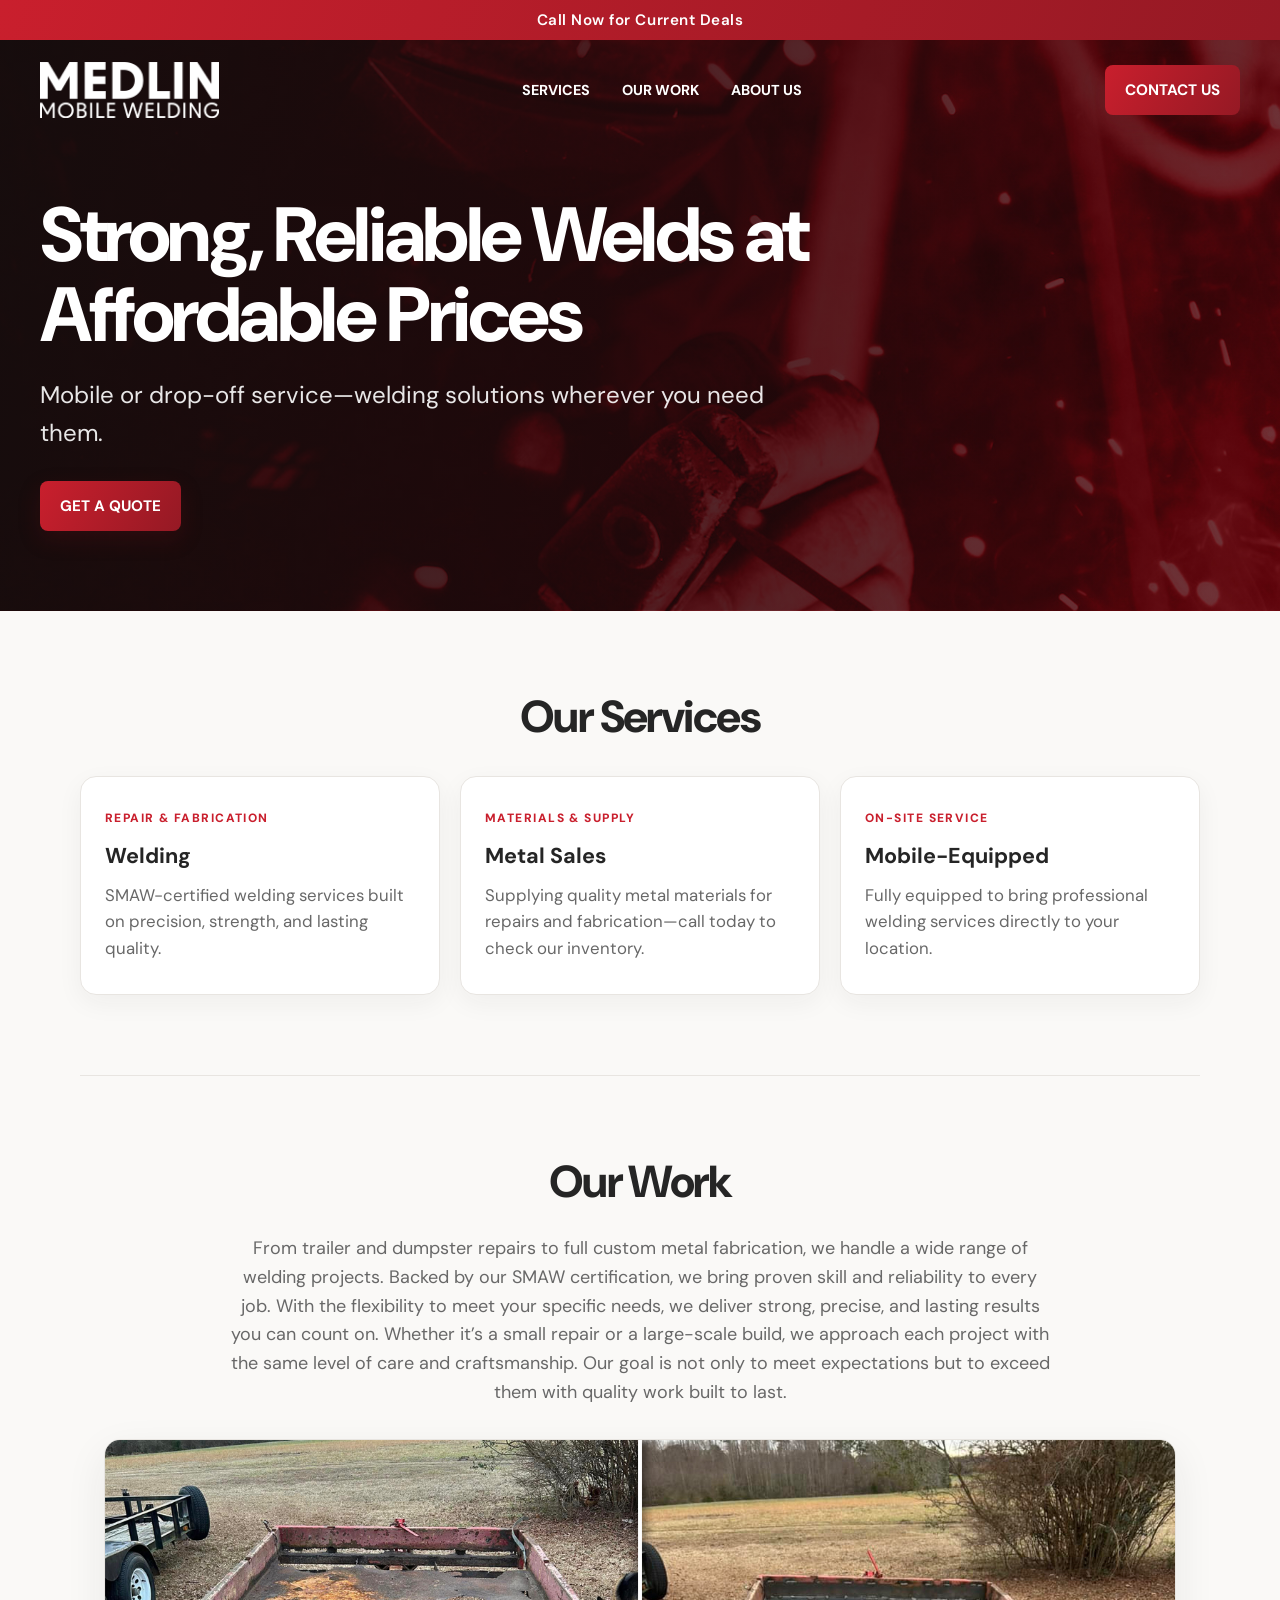
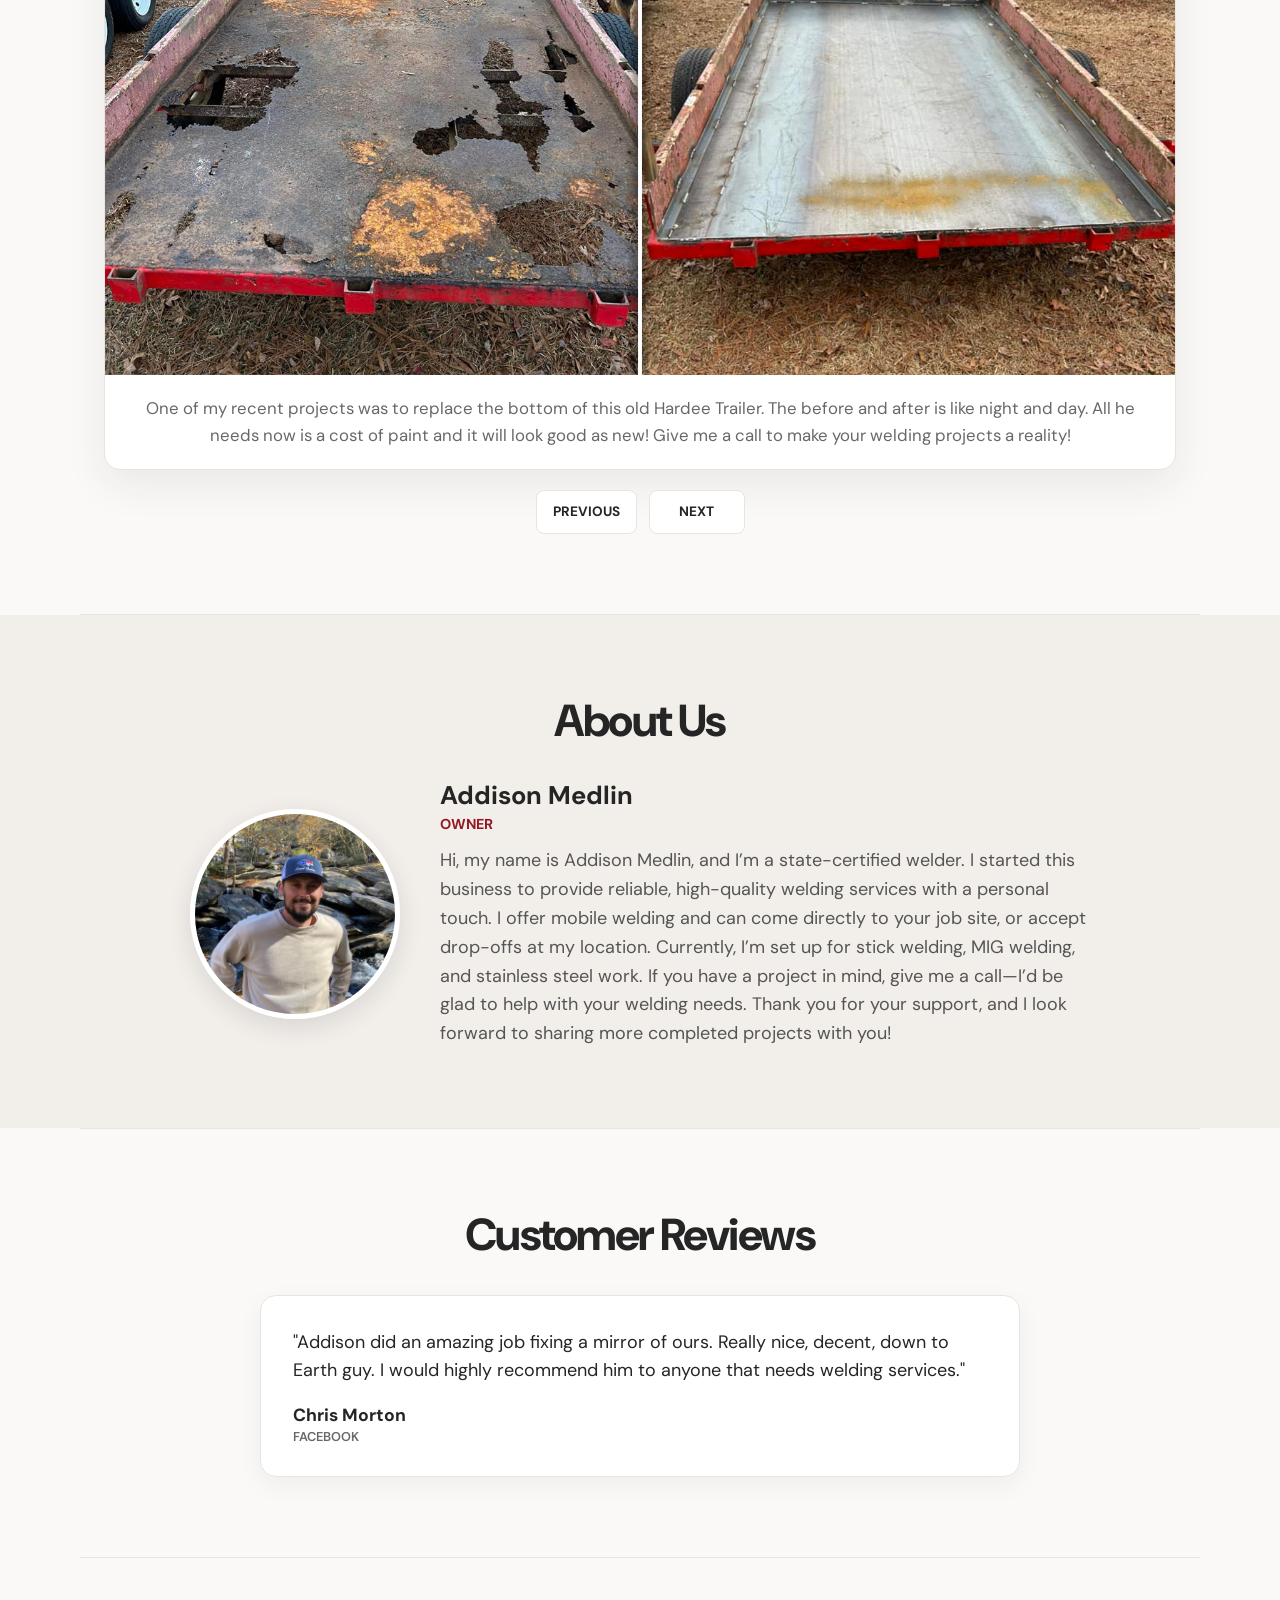
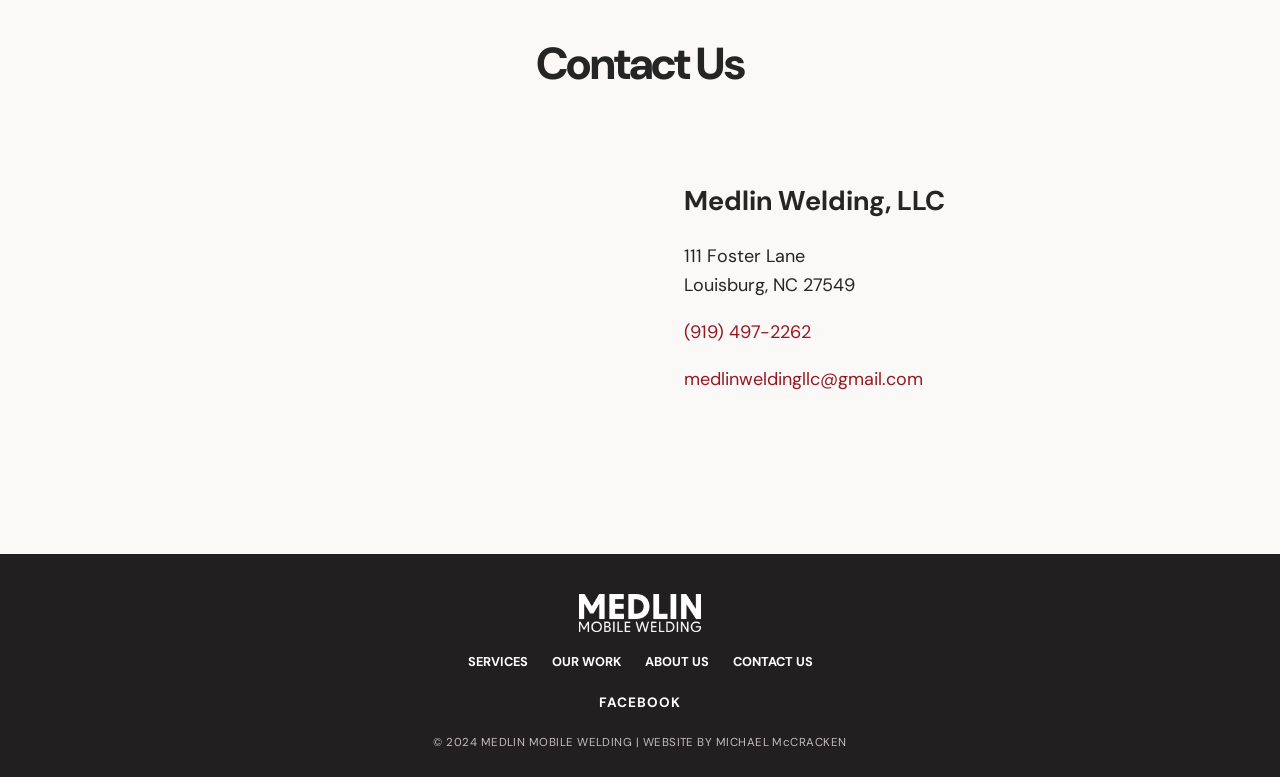
<file: index.html>
<!DOCTYPE html>
<html lang="en">
<head>
    <meta charset="UTF-8">
    <meta name="viewport" content="width=device-width, initial-scale=1">
    <title>Medlin Mobile Welding</title>
    <meta name="description" content="SMAW-certified mobile and drop-off welding, repairs, and metal sales in Louisburg, North Carolina. Call Medlin Welding for a quote.">
    <link rel="stylesheet" href="./styles/mmw.css">
    <link rel="preconnect" href="https://fonts.googleapis.com">
    <link rel="preconnect" href="https://fonts.gstatic.com" crossorigin>
    <link href="https://fonts.googleapis.com/css2?family=DM+Sans:wght@400;500;600;700;800&display=swap" rel="stylesheet">
</head>
<body>
    <a class="promo-link" href="tel:+19194972262">
    <div class="promo">
        Call Now for Current Deals
    </div></a>
    <div class="container">
        <div class="topnav-container">
            <div class="nav-logo"><img src="./images/mmw-navlogo.png" alt="Medlin Mobile Welding"></div>
            <button class="nav-toggle" aria-label="Toggle navigation menu" aria-controls="nav-links" aria-expanded="false">Menu</button>
            <nav class="nav-links" id="nav-links" aria-label="Main navigation">
                <ul>
                    <li><a href="#services">Services</a></li>
                    <li><a href="#our-work">Our Work</a></li>
                    <li><a href="#about">About Us</a></li>
                </ul>
            </nav>
            <div class="contact-btn" id="contact-us">
                <a class="button" href="#contact">Contact Us</a>
            </div>
        </div>
        <div class="hero-image">
            <div class="hero-text">
                <h1>Strong, Reliable Welds at Affordable Prices</h1>
                <p>Mobile or drop-off service—welding solutions wherever you need them.</p>
                <div class="contact-btn" id="quote-btn">
                    <a class="button" href="#contact">Get a Quote</a>
                </div>
            </div>
        </div>
    </div>
    <div id="services">
        <h1>Our Services</h1>
        <div class="services">
            <div class="service-bubble">
                <div class="service-kicker">Repair &amp; Fabrication</div>
                <div class="service-title">
                    Welding
                </div>
                <div class="service-desc">
                    SMAW-certified welding services built on precision, strength, and lasting quality.
                </div>
            </div>
            <div class="service-bubble">
                <div class="service-kicker">Materials &amp; Supply</div>
                <div class="service-title">
                    Metal Sales
                </div>
                <div class="service-desc">
                    Supplying quality metal materials for repairs and fabrication—call today to check our inventory.
                </div>
            </div>
            <div class="service-bubble">
                <div class="service-kicker">On-site Service</div>
                <div class="service-title">
                    Mobile-Equipped
                </div>
                <div class="service-desc">
                    Fully equipped to bring professional welding services directly to your location.
                </div>
            </div>
        </div>
    </div>
    <hr>
    <div class="our-work" id="our-work">
        <h1>Our Work</h1>
        <p>From trailer and dumpster repairs to full custom metal fabrication, we handle a wide range of welding projects. Backed
        by our SMAW certification, we bring proven skill and reliability to every job. With the flexibility to meet your
        specific needs, we deliver strong, precise, and lasting results you can count on. Whether it’s a small repair or a
        large-scale build, we approach each project with the same level of care and craftsmanship. Our goal is not only to meet
        expectations but to exceed them with quality work built to last.</p>
        <div class="work-images mySlides">
            <img src="./images/work/01.jpg" alt="Trailer with a newly replaced metal floor">
            <div class="slide-text">
                <p>One of my recent projects was to replace the bottom of this old Hardee Trailer. The before and after is like night and
                day. All he needs now is a cost of paint and it will look good as new!
                Give me a call to make your welding projects a reality!</p>
            </div>
        </div>
        <div class="work-images mySlides">
            <img src="./images/work/02.jpg" alt="Custom dog box welding project">
            <div class="slide-text">
                <p>Do you need repairs on your dog boxes this season? Or are you interested in having a custom dog box fabricated? Give us
                a call or send us a message!</p>
            </div>
        </div>
        <div class="work-images mySlides">
            <img src="./images/work/03.jpg" alt="Farm truck modified for towing">
            <div class="slide-text">
                <p>A recent project completed was enhancing this farm truck to meet the customers towing needs. Do you have a project and
                need welding? Call us for an estimate!</p>
            </div>
        </div>
        <div class="work-images mySlides">
            <img src="./images/work/04.jpg" alt="Excavator track pin repair">
            <div class="slide-text">
                <p>This week mobile welding took me to Pittsboro to weld an excavator track pin that broke. Bee Legend Grading needed an
                emergency fix to finish their job. After a full days work doing county maintenance I headed over to Pittsboro and got
                them back up and running!</p>
            </div>
        </div>
        <div class="work-images mySlides">
            <img src="./images/work/05.jpg" alt="Restored pig cooker with a repaired metal base">
            <div class="slide-text">
                <p>This pig cooker was sitting out in the rain for years and was never used. The bottom of the grill was completed rusted
                out and would flake off at single touch. We welded up 11 gauge sheet metal to the existing grill where the grill still
                had integrity. After cleaning the burners and putting the grill back together, it fired right up just like new!</p>
            </div>
        </div>
        <div class="arrows">
            <button type="button" onclick="plusSlides(-1)" class="slide-control prev" aria-label="Previous project">Previous</button>
            <button type="button" onclick="plusSlides(1)" class="slide-control next" aria-label="Next project">Next</button>
        </div>
    </div>
    <hr>
    <div class="about" id="about">
        <h1>About Us</h1>
        <div class="bio">
            <div class="bio-pic">
                <img src="./images/addison.jpg" alt="Addison Medlin">
            </div>
            <div class="bio-text">
                <h3>Addison Medlin</h3>
                <h4>Owner</h4>
                <p>
                Hi, my name is Addison Medlin, and I’m a state-certified welder. I started this business to provide reliable,
                high-quality welding services with a personal touch. I offer mobile welding and can come directly to your job site, or
                accept drop-offs at my location. Currently, I’m set up for stick welding, MIG welding, and stainless steel work. If you
                have a project in mind, give me a call—I’d be glad to help with your welding needs. Thank you for your support, and I
                look forward to sharing more completed projects with you!</p>
            </div>
        </div>
    </div>
    <hr>
    <div class="reviews" id="reviews">
        <h1>Customer Reviews</h1>
        <div class="review-bubble">
            <p>
            "Addison did an amazing job fixing a mirror of ours. Really nice, decent, down to Earth guy. I would highly recommend him
            to anyone that needs welding services."
            </p>
            <h3>Chris Morton</h3>
            <h4>Facebook</h4>
        </div>
    </div>
    <hr>
    <div class="contact-us" id="contact">
        <h1>Contact Us</h1>
        <div class="contact-flex">
            <div>
                <iframe
                    src="https://www.google.com/maps/embed?pb=!1m18!1m12!1m3!1d3676.73928721666!2d-78.17596292387123!3d36.19654490149438!2m3!1f0!2f0!3f0!3m2!1i1024!2i768!4f13.1!3m3!1m2!1s0x89adc589872ce673%3A0x8a26fbe2850e4fb1!2s111%20Foster%20Ln%2C%20Louisburg%2C%20NC%2027549!5e1!3m2!1sen!2sus!4v1729659893924!5m2!1sen!2sus"
                    width="350" height="350" style="border:0; border-radius: 1rem;" allowfullscreen="" loading="lazy"
                    referrerpolicy="no-referrer-when-downgrade"></iframe>
            </div>
            <div class="contact-item">
                <h2>Medlin Welding, LLC</h2>
                <div class="contact-avenues">
                    <div class="avenue">
                        <p>111 Foster Lane<br>Louisburg, NC 27549</p>
                    </div>
                </div>
                <div class="contact-avenues">
                    <div class="avenue">
                        <p><a href="tel:+19194972262">(919) 497-2262</a></p>
                    </div>
                </div>
                <div class="contact-avenues">
                    <div class="avenue">
                        <p><a href="mailto:medlinweldingllc@gmail.com">medlinweldingllc@gmail.com</a></p>
                    </div>
                </div>

            </div>
        </div>
        
    </div>
    
    <footer>
        <img src="./images/mmw-navlogo.png" id="footer-logo" alt="Medlin Mobile Welding">
        <div class="footer-links">
            <ul>
                <li><a href="#services">Services</a></li>
                <li><a href="#our-work">Our Work</a></li>
                <li><a href="#about">About Us</a></li>
                <li><a href="#contact">Contact Us</a></li>
            </ul>
        </div>
        <div class="footer-social">
            <a href="https://www.facebook.com/medlinwelding" target="_blank" rel="noopener noreferrer">Facebook</a>
        </div>
        <div class="copyright">
            © 2024 Medlin Mobile Welding | Website by Michael M<span style="text-transform: lowercase;">c</span>Cracken
        </div>
    </footer>
    
<script src="./nav.js"></script>
<script>
    let slideIndex = 0;
    const slides = document.getElementsByClassName("mySlides");
    showSlides();

    function plusSlides(n) {
        slideIndex = (slideIndex + n + slides.length) % slides.length;
        showSlides();
    }

    function showSlides() {
        for (let i = 0; i < slides.length; i++) {
            slides[i].style.display = "none";
        }
        if (slides.length) {
            slides[slideIndex].style.display = "block";
        }
    }
</script>
</body>
</html>
</file>
<file: styles/mmw.css>
:root {
    color-scheme: light;
    --color-ink: #252525;
    --color-muted: #686868;
    --color-paper: #faf9f7;
    --color-surface: #ffffff;
    --color-line: #e8e5e1;
    --color-red: #c91f2d;
    --color-red-dark: #951924;
    --font-body: 'DM Sans', sans-serif;
}

html {
    box-sizing: border-box;
    scroll-behavior: smooth;
    scroll-padding-top: 1.5rem;
}

*, *::before, *::after {
    box-sizing: inherit;
}

body {
    margin: 0;
    background: var(--color-paper);
    color: var(--color-ink);
    font-family: var(--font-body);
    line-height: 1.6;
}

img {
    display: block;
    max-width: 100%;
}

a {
    color: inherit;
    text-decoration: none;
}

button,
a {
    -webkit-tap-highlight-color: transparent;
}

a:focus-visible,
button:focus-visible {
    outline: 3px solid #f1a2a8;
    outline-offset: 3px;
}

p {
    margin: 0;
    font-family: var(--font-body);
    font-size: 1.125rem;
    font-weight: 400;
}

h1,
h2,
h3,
h4 {
    line-height: 1.2;
}

.promo-link {
    display: block;
}

.promo {
    display: flex;
    padding: 0.5rem 1rem;
    align-items: center;
    justify-content: center;
    gap: 0.5rem;
    background: linear-gradient(110deg, var(--color-red), var(--color-red-dark));
    color: #fff;
    font-family: var(--font-body);
    font-size: 0.95rem;
    font-weight: 600;
    letter-spacing: 0.035em;
    text-align: center;
}

.container {
    min-height: 570px;
    color: #fff;
    background-image:
        linear-gradient(100deg, rgb(20 15 15 / 82%) 0%, rgb(33 13 15 / 60%) 52%, rgb(32 12 14 / 30%) 100%),
        url("../images/mmw-banner.jpg");
    background-position: center;
    background-size: cover;
}

.topnav-container {
    display: flex;
    width: min(100% - 3rem, 1200px);
    min-height: 100px;
    margin: 0 auto;
    align-items: center;
    justify-content: space-between;
    gap: 2rem;
}

.nav-logo img {
    width: auto;
    height: 56px;
}

.nav-links ul,
.footer-links ul {
    display: flex;
    align-items: center;
    gap: clamp(1rem, 2.5vw, 2.5rem);
    margin: 0;
    padding: 0;
    list-style: none;
}

.nav-links li,
.footer-links li {
    padding: 0;
    font-size: 0.9rem;
    font-weight: 700;
    text-transform: uppercase;
}

.nav-links a {
    color: #fff;
    transition: color 160ms ease;
}

.nav-links a:hover {
    color: #ffc4c8;
}

.nav-toggle {
    display: none;
}

.contact-btn {
    display: flex;
    align-items: center;
}

.button {
    display: inline-flex;
    min-height: 48px;
    align-items: center;
    justify-content: center;
    gap: 0.65rem;
    padding: 0.8rem 1.25rem;
    border: 0;
    border-radius: 0.5rem;
    background: linear-gradient(120deg, var(--color-red), var(--color-red-dark));
    box-shadow: 0 8px 22px rgb(117 13 23 / 22%);
    color: #fff;
    font: inherit;
    font-size: 0.95rem;
    font-weight: 700;
    text-align: center;
    text-transform: uppercase;
    transition: background 160ms ease, transform 160ms ease, box-shadow 160ms ease;
}

.button:hover {
    transform: translateY(-2px);
    background: var(--color-ink);
    box-shadow: 0 10px 24px rgb(0 0 0 / 20%);
}

#quote-btn {
    margin-top: 1.75rem;
}

.hero-image {
    display: flex;
    width: min(100% - 3rem, 1200px);
    min-height: 445px;
    margin: 0 auto;
    padding: 3.5rem 0 5rem;
    align-items: center;
}

.hero-text {
    width: min(100%, 790px);
}

.hero-text h1 {
    margin: 0;
    font-size: clamp(2.75rem, 6vw, 5rem);
    font-weight: 800;
    letter-spacing: -0.045em;
    line-height: 1.04;
}

.hero-text p {
    margin-top: 1.25rem;
    color: rgb(255 255 255 / 90%);
    font-size: clamp(1.15rem, 2.2vw, 1.5rem);
}

#services,
.our-work,
.about,
.reviews,
.contact-us {
    padding: 5rem 1.5rem;
}

#services > h1,
.our-work > h1,
.about > h1,
.reviews > h1,
.contact-us > h1 {
    margin: 0 0 2rem;
    font-size: clamp(2rem, 4vw, 2.8rem);
    font-weight: 800;
    letter-spacing: -0.035em;
    text-align: center;
}

.services {
    display: grid;
    width: min(100%, 1120px);
    margin: 0 auto;
    grid-template-columns: repeat(3, minmax(0, 1fr));
    gap: 1.25rem;
}

.service-bubble {
    padding: 2rem 1.5rem;
    border: 1px solid var(--color-line);
    border-radius: 1rem;
    background: var(--color-surface);
    box-shadow: 0 8px 26px rgb(37 37 37 / 5%);
}

.service-kicker {
    margin-bottom: 0.65rem;
    color: var(--color-red);
    font-size: 0.75rem;
    font-weight: 800;
    letter-spacing: 0.12em;
    text-transform: uppercase;
}

.service-title {
    font-family: var(--font-body);
    font-size: 1.35rem;
    font-weight: 700;
}

.service-desc {
    margin-top: 0.5rem;
    color: var(--color-muted);
    font-family: var(--font-body);
    font-size: 1.05rem;
}

hr {
    width: min(100% - 3rem, 1120px);
    margin: 0 auto;
    border: 0;
    border-top: 1px solid var(--color-line);
}

.our-work {
    width: min(100%, 1120px);
    margin: 0 auto;
    text-align: center;
}

.our-work > p {
    max-width: 820px;
    margin: -0.5rem auto 2rem;
    color: var(--color-muted);
}

.work-images {
    overflow: hidden;
    border: 1px solid var(--color-line);
    border-radius: 1rem;
    background: var(--color-surface);
    box-shadow: 0 14px 40px rgb(37 37 37 / 8%);
}

.work-images img {
    width: 100%;
    max-height: 580px;
    margin: 0 auto;
    object-fit: cover;
}

.mySlides {
    display: none;
}

.slide-text {
    padding: 1.25rem 1.5rem;
    color: var(--color-muted);
}

.slide-text p {
    font-size: 1.05rem;
}

.arrows {
    display: flex;
    margin-top: 1.25rem;
    justify-content: center;
    gap: 0.75rem;
}

.slide-control {
    min-width: 6rem;
    padding: 0.65rem 1rem;
    border: 1px solid var(--color-line);
    border-radius: 0.5rem;
    background: var(--color-surface);
    color: var(--color-ink);
    cursor: pointer;
    font: inherit;
    font-size: 0.85rem;
    font-weight: 700;
    text-transform: uppercase;
    transition: color 160ms ease, background 160ms ease, border-color 160ms ease;
}

.slide-control:hover {
    border-color: var(--color-red);
    background: var(--color-red);
    color: #fff;
}

.about {
    background: #f2efeb;
    text-align: center;
}

.bio {
    display: flex;
    width: min(100%, 900px);
    margin: 0 auto;
    align-items: center;
    justify-content: center;
    gap: 2.5rem;
    text-align: left;
}

.bio-pic {
    flex-shrink: 0;
}

.bio-pic img {
    width: 210px;
    height: 210px;
    aspect-ratio: 1 / 1;
    border: 5px solid #fff;
    border-radius: 50%;
    box-shadow: 0 8px 24px rgb(37 37 37 / 12%);
    object-fit: cover;
}

.bio-text h3 {
    margin: 0;
    font-size: 1.6rem;
}

.bio-text h4 {
    margin: 0.3rem 0 0.8rem;
    color: var(--color-red-dark);
    font-size: 0.9rem;
    font-weight: 700;
    text-transform: uppercase;
}

.bio-text p {
    color: #555;
}

.reviews > h1 {
    margin-bottom: 2rem;
}

.review-bubble {
    width: min(100%, 760px);
    margin: 0 auto;
    padding: 2rem;
    border: 1px solid var(--color-line);
    border-radius: 1rem;
    background: var(--color-surface);
    box-shadow: 0 8px 26px rgb(37 37 37 / 5%);
    font-family: var(--font-body);
}

.review-bubble h3 {
    margin: 1.25rem 0 0.15rem;
    font-size: 1.1rem;
}

.review-bubble h4 {
    margin: 0;
    color: var(--color-muted);
    font-size: 0.8rem;
    font-weight: 600;
    text-transform: uppercase;
}

.contact-flex {
    display: flex;
    width: min(100%, 960px);
    margin: 0 auto;
    align-items: center;
    justify-content: center;
    gap: 3rem;
}

.contact-flex > div:first-child {
    flex: 1 1 380px;
}

.contact-flex iframe {
    display: block;
    width: 100%;
    max-width: 400px;
    height: 350px;
    border: 0;
    border-radius: 1rem;
}

.contact-item {
    flex: 1 1 340px;
}

.contact-item h2 {
    margin: 0 0 1.5rem;
    font-size: 1.7rem;
    text-align: left;
}

.contact-avenues {
    display: flex;
    margin-bottom: 1.15rem;
    align-items: center;
}

.contact-avenues p {
    text-align: left;
    overflow-wrap: anywhere;
}

.contact-item a {
    color: var(--color-red-dark);
}

.contact-item a:hover {
    text-decoration: underline;
}

footer {
    margin-top: 0;
    padding: 2.5rem 1.5rem 1.5rem;
    background: #211f1f;
    color: #fff;
    text-align: center;
}

#footer-logo {
    width: auto;
    height: 38px;
    margin: 0 auto 1.25rem;
}

.footer-links ul {
    justify-content: center;
    gap: 1.5rem;
}

.footer-links li {
    font-size: 0.8rem;
}

.footer-links a:hover,
.footer-social a:hover {
    color: #ffc4c8;
}

.footer-social {
    margin-top: 1.25rem;
    font-size: 0.85rem;
    font-weight: 700;
    text-transform: uppercase;
    letter-spacing: 0.08em;
}

.copyright {
    margin-top: 1.25rem;
    color: #c2bebe;
    font-size: 0.72rem;
    letter-spacing: 0.04em;
    text-transform: uppercase;
}

.metal-nav {
    min-height: 112px;
}

.products-page > h1 {
    margin: 3rem 1.5rem 2rem;
    font-size: clamp(2rem, 4vw, 2.8rem);
    text-align: center;
}

.table-container {
    width: min(100% - 3rem, 1120px);
    margin: 0 auto;
    padding-bottom: 4rem;
}

.metal-category {
    margin-bottom: 1.5rem;
    padding: 1.5rem;
    overflow: hidden;
    border: 1px solid var(--color-line);
    border-radius: 1rem;
    background: var(--color-surface);
    box-shadow: 0 8px 26px rgb(37 37 37 / 5%);
}

.metal-category h3 {
    margin: 0 0 1.25rem;
    font-size: 1.5rem;
}

.metal-category h4 {
    margin: 1.5rem 0 0.5rem;
    font-size: 1.1rem;
}

.product-table {
    width: 100%;
    border-collapse: collapse;
    table-layout: fixed;
}

.product-table th,
.product-table td {
    padding: 0.75rem;
    border: 1px solid var(--color-line);
    overflow-wrap: anywhere;
    text-align: left;
    vertical-align: top;
}

.product-table th {
    background: #f3f0ed;
    font-size: 0.85rem;
    text-transform: uppercase;
}

.product-table td {
    font-family: var(--font-body);
}

.product-table td.price {
    color: var(--color-red-dark);
    font-weight: 700;
}

@media (max-width: 800px) {
    .container {
        min-height: 0;
    }

    .topnav-container {
        display: grid;
        width: min(100% - 2rem, 1200px);
        min-height: 82px;
        padding: 0.65rem 0;
        grid-template-columns: 1fr auto;
        gap: 0.5rem 1rem;
    }

    .nav-logo img {
        height: 48px;
    }

    .nav-toggle {
        display: inline-flex;
        min-width: 64px;
        height: 44px;
        align-items: center;
        justify-content: center;
        padding: 0 0.75rem;
        grid-column: 2;
        border: 1px solid rgb(255 255 255 / 40%);
        border-radius: 0.5rem;
        background: rgb(0 0 0 / 18%);
        color: #fff;
        cursor: pointer;
        font: inherit;
        font-size: 0.75rem;
        font-weight: 700;
        letter-spacing: 0.08em;
        text-transform: uppercase;
    }

    .nav-links {
        display: none;
        padding: 0.75rem;
        grid-column: 1 / -1;
        border: 1px solid rgb(255 255 255 / 20%);
        border-radius: 0.75rem;
        background: rgb(25 20 20 / 94%);
    }

    .nav-links.open {
        display: block;
    }

    .nav-links ul {
        flex-direction: column;
        align-items: stretch;
        gap: 0;
    }

    .nav-links li {
        padding: 0;
    }

    .nav-links a {
        display: block;
        padding: 0.65rem;
    }

    #contact-us {
        display: none;
    }

    .hero-image {
        width: min(100% - 2rem, 1200px);
        min-height: 390px;
        padding: 3rem 0 4rem;
    }

    .services {
        max-width: 620px;
        grid-template-columns: 1fr;
        gap: 0.85rem;
    }

    .service-bubble {
        padding: 1.5rem;
    }

    .contact-flex {
        max-width: 620px;
        flex-direction: column;
        align-items: stretch;
        gap: 2rem;
    }

    .contact-flex > div:first-child,
    .contact-item {
        flex-basis: auto;
    }

    .contact-flex iframe {
        max-width: none;
    }
}

@media (max-width: 600px) {
    .promo {
        font-size: 0.85rem;
    }

    .hero-image {
        min-height: 350px;
        padding: 2.5rem 0 3.5rem;
    }

    .hero-text h1 {
        font-size: clamp(2.35rem, 11vw, 3.5rem);
    }

    #services,
    .our-work,
    .about,
    .reviews,
    .contact-us {
        padding: 3.5rem 1rem;
    }

    .our-work {
        width: 100%;
    }

    .our-work > p {
        font-size: 1.05rem;
    }

    .work-images img {
        max-height: 390px;
    }

    .slide-text {
        padding: 1rem;
    }

    .bio {
        flex-direction: column;
        gap: 1.5rem;
    }

    .bio-pic img {
        width: 175px;
        height: 175px;
    }

    .review-bubble {
        padding: 1.5rem;
    }

    .contact-flex iframe {
        height: 300px;
    }

    footer {
        padding-right: 1rem;
        padding-left: 1rem;
    }

    .footer-links ul {
        flex-wrap: wrap;
        gap: 0.5rem 1.25rem;
    }

    .table-container {
        width: min(100% - 1.5rem, 1120px);
    }

    .metal-category {
        padding: 1rem;
    }

    .product-table,
    .product-table tbody,
    .product-table tr,
    .product-table td {
        display: block;
        width: 100%;
    }

    .product-table thead {
        display: none;
    }

    .product-table tr {
        margin-bottom: 0.75rem;
        border: 1px solid var(--color-line);
        border-radius: 0.5rem;
        overflow: hidden;
    }

    .product-table td {
        display: grid;
        padding: 0.6rem 0.75rem;
        grid-template-columns: minmax(6rem, 0.7fr) 1fr;
        gap: 0.75rem;
        border: 0;
        border-bottom: 1px solid var(--color-line);
    }

    .product-table td:last-child {
        border-bottom: 0;
    }

    .product-table td::before {
        color: var(--color-muted);
        content: attr(data-label);
        font-family: var(--font-body);
        font-size: 0.72rem;
        font-weight: 700;
        text-transform: uppercase;
    }
}

@media (prefers-reduced-motion: reduce) {
    html {
        scroll-behavior: auto;
    }

    *,
    *::before,
    *::after {
        transition-duration: 0.01ms !important;
    }
}
</file>
